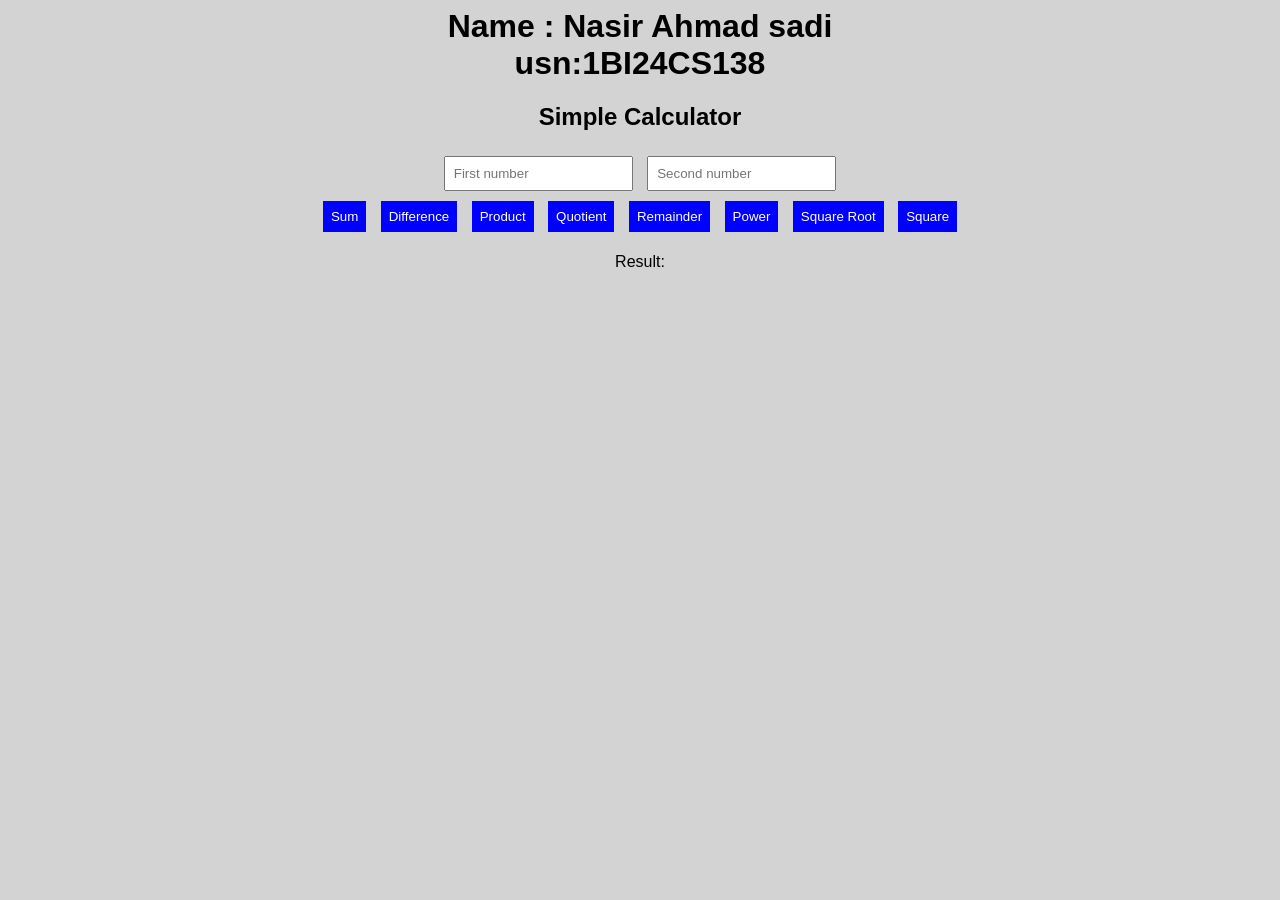
<file: cal.html>
<html>
    <head>
        <style>
            body{
                text-align: center;
                font-family: Arial;
                background: lightgray;
            }
            input,button{
                padding: 8px;
                margin: 5px;
            }
            button{
                background: blue;
                color: white;
                border: none;

            }
        </style>
    </head>
    <body>
        <h1>Name : Nasir Ahmad sadi <br>
        usn:1BI24CS138</h1>
        <h2>Simple Calculator</h2>
        <input id="a" type="number" placeholder="First number">
        <input id="b" type="number" placeholder="Second number">
        <br>
        <button onclick="cal('+')">Sum</button>
        <button onclick="cal('-')">Difference</button>
        <button onclick="cal('*')">Product</button>
        <button onclick="cal('/')">Quotient</button>
        <button onclick="cal('%')">Remainder</button>
        <button onclick="cal('**')">Power</button>
        <button onclick="cal('sqrt')">Square Root</button>
        <button onclick="cal('square')">Square</button>
        <p id="result">Result:</p>
        <script>
            function cal(op){
                var a =+ document.getElementById("a").value;
                var b =+ document.getElementById("b").value;
                var r;
                switch(op){
                    case '+': r=a+b;break;
                    case '-': r=a-b;break;
                    case '*': r=a*b;break;
                    case '%': r=b==0?"Cannot divide by zero":a%b;break;
                    case '**': r=a**b;break;
                    case '/': r=b==0?"Cannot divide by zero":a/b;break;
                    case 'sqrt': r=a<0?"Invalid input":Math.sqrt(a);break;
                    case 'square': r=a*a;break;
                }
                document.getElementById("result").innerHTML="Result:"+r;
            }
        </script>
    </body>
</html>
</file>
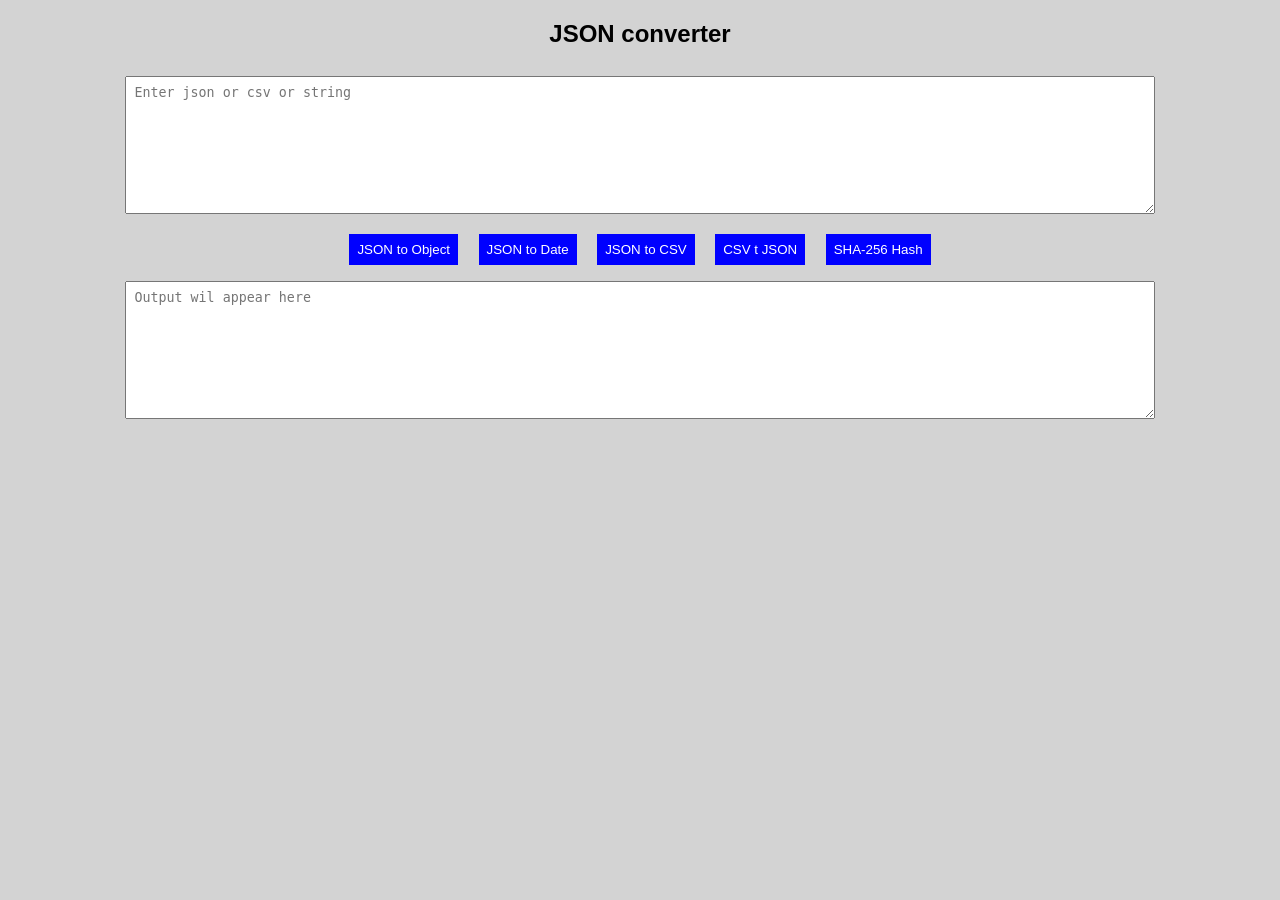
<file: converter.html>
<!DOCTYPE html>
<html lang="en">
<head>
    <meta charset="UTF-8">
    <meta name="viewport" content="width=device-width, initial-scale=1.0">
    <title>Json converter</title>
    <style>
        body{
            text-align: center;
            font-family: Arial;
            background: lightgray;

        }
        textarea,button{
            padding: 8px;
            margin: 8px;
        }
        button{
            background: blue;
            color: white;
            border: 0;
        }
        textarea{
            width: 80%;
            height: 120px;
        }
    </style>

</head>
<body>
    <h2>JSON converter</h2>
    <textarea  id="data" placeholder="Enter json or csv or string"></textarea><br>
    <button onclick="obj()">JSON to Object</button>
    <button onclick="date()">JSON to Date</button>
    <button onclick="csv()">JSON to CSV</button>
    <button onclick="json()">CSV t JSON</button>
    <button onclick="hash()">SHA-256 Hash</button>
    <br>
    <textarea  id="output" placeholder="Output wil appear here"></textarea>
    <script>
        function obj(){
            var result=JSON.parse(data.value);
            output.value=Object.entries(result)
            .map(([key,value])=>key+":"+value)
            .join("\n");
        }
        function date(){
            result=new Date(JSON.parse(data.value).date);
            output.value=result;
        }
        function csv(){
            var x= JSON.parse(data.value);
            var s= Object.keys(x[0]).join(",")+"\n";
            x.forEach(function(a){
                s+=Object.values(a).join(",")+"\n";
            });
            output.value=s;
        }
        function json(){
            var l=data.value.trim().split("\n");
            var k= l[0].split(",");
            var  x=[];
            for(var i=0;i<l.length;i++){
                var v=l[i].split(","),o={};
                for(var j=0;j<k.length;j++)
                    o[k[j]]=v[j];
                x[i-1]=o;
            }
            output.value=JSON.stringify(x);
        }
        async function hash() {
            var str=data.value;
            var bytes=new TextEncoder().encode(str);
            var result=await crypto.subtle.digest('SHA-256',bytes)
            var hash=Array.from(new Uint8Array(result))
               .map(b=>b.toString(16).padStart(2,'0'))
               .join('');
               output.value="Hash:"+hash;
               
            
        }
    </script>
</body>
</html>
</file>
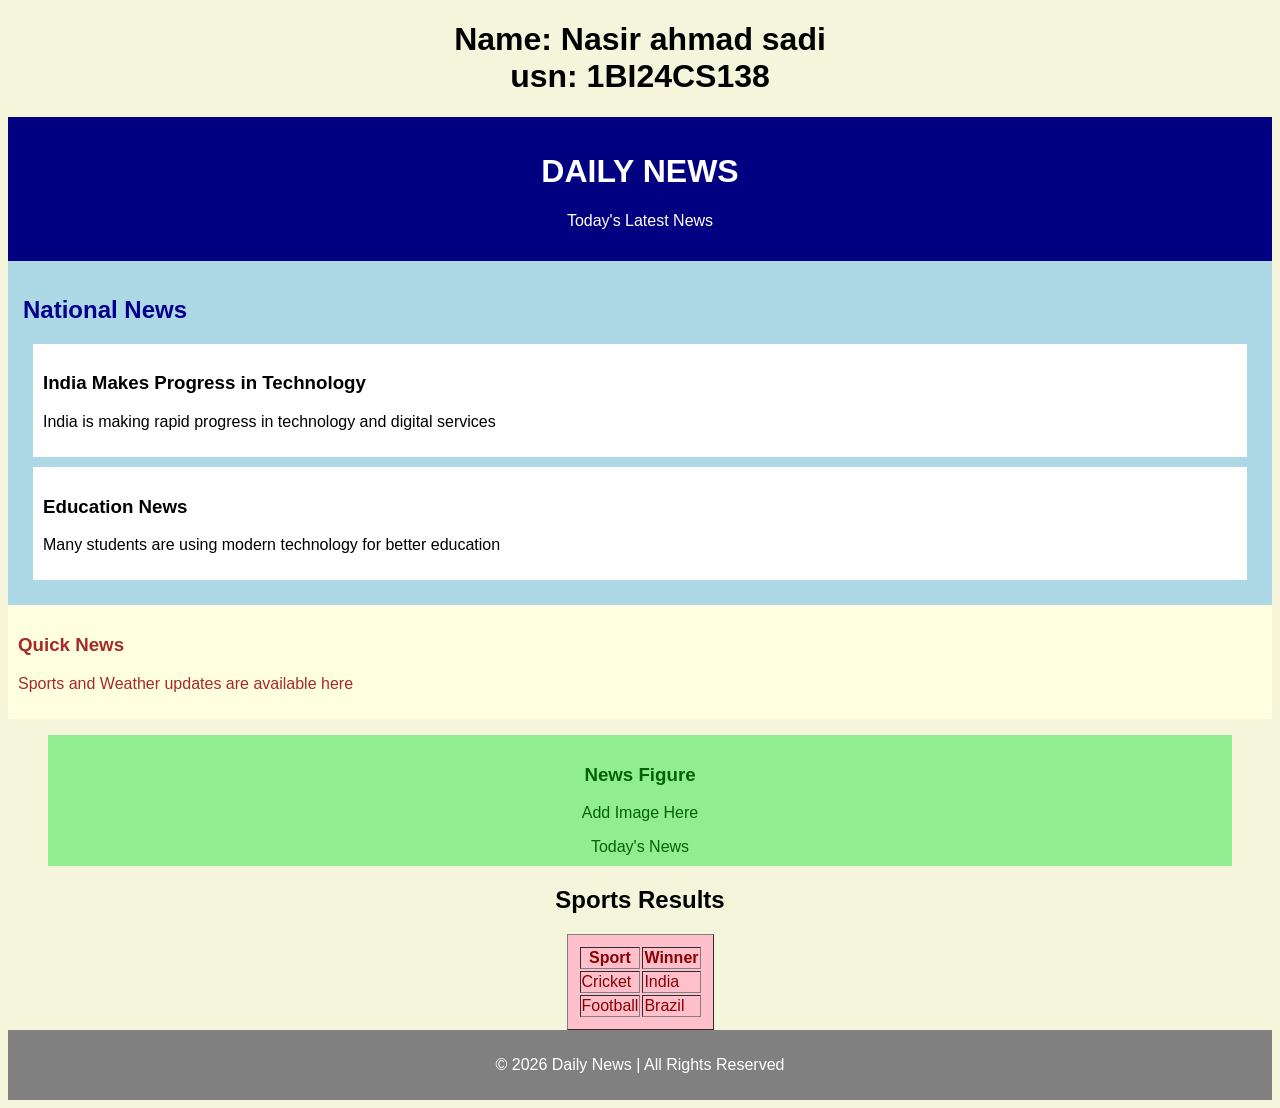
<file: newpaper.html>
<!DOCTYPE html>
<html>
    <head>
        <title>Newspaper</title>
        <style>
            body {
                background-color: #f5f5dc;
                font-family: Arial;
            }

            header {
                background-color: navy;
                color: white;
                text-align: center;
                padding: 15px;
            }

            section {
                background-color: lightblue;
                color: darkblue;
                padding: 15px;
            }

            article {
                background-color: white;
                color: black;
                padding: 10px;
                margin: 10px;
            }

            aside {
                background-color: lightyellow;
                color: brown;
                padding: 10px;
            }

            figure {
                background-color: lightgreen;
                color: darkgreen;
                padding: 10px;
                text-align: center;
            }

            table {
                background-color: pink;
                color: darkred;
                padding: 10px;
                margin: auto;
            }

            footer {
                background-color: gray;
                color: white;
                text-align: center;
                padding: 10px;
            }
        </style>
    </head>

    <body>
        <h1 align="center">Name: Nasir ahmad sadi <br>
        usn: 1BI24CS138</h1>
        <header>
            <h1>DAILY NEWS</h1>
            <p>Today's Latest News</p>
        </header>

        <section>
            <h2>National News</h2>

            <article>
                <h3>India Makes Progress in Technology</h3>
                <p>India is making rapid progress in technology and digital services</p>
            </article>

            <article>
                <h3>Education News</h3>
                <p>Many students are using modern technology for better education</p>
            </article>
        </section>

        <aside>
            <h3>Quick News</h3>
            <p>Sports and Weather updates are available here</p>
        </aside>

        <figure>
            <h3>News Figure</h3>
            <p>Add Image Here</p>
            <figoption>Today's News</figoption>
        </figure>
        
        <h2 align="center">Sports Results</h2>

        <table border="1">
            <tr>
                <th>Sport</th>
                <th>Winner</th>
            </tr>

            <tr>
                <td>Cricket</td>
                <td>India</td>
            </tr>

            <tr>
                <td>Football</td>
                <td>Brazil</td>
            </tr>
        </table>

        <footer>
            <p>© 2026 Daily News | All Rights Reserved</p>
        </footer>
    </body>
</html>
</file>
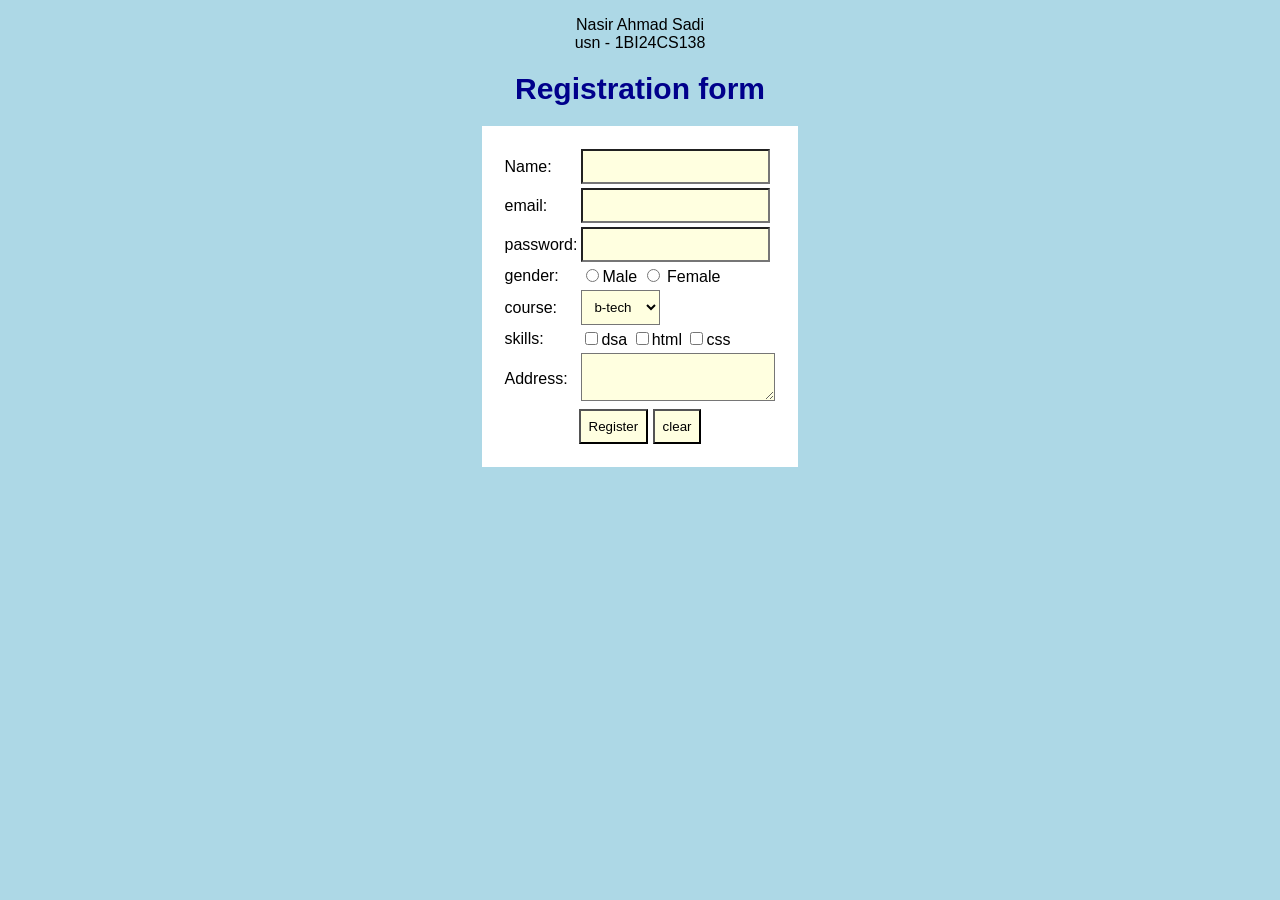
<file: registration.html>
<!DOCTYPE html>
<html lang="en">
<head>
    <meta charset="UTF-8">
    <meta name="viewport" content="width=device-width, initial-scale=1.0">
    <title>Registration</title>
    <style>
body{
    background:lightblue;
    font-family:Arial, Helvetica, sans-serif;
}
h1{
    color:darkblue;
    font-size: 30px;
    text-align: center;
}
table{
    margin:auto;
    background: white;
    padding: 20px;
}
input , select , textarea{
    background:lightyellow;
    padding: 8px;
}


    </style>
</head>
<body>
    <p style="text-align: center;">Nasir Ahmad  Sadi <br> usn - 1BI24CS138</p>

    <h1>Registration form</h1>
    <form><table>
        <tr>
            <td>Name:</td><td><input type="text"></td>
        </tr>
         <tr>
            <td>email:</td><td><input type="email" ></td>
        </tr>
         <tr>
            <td>password:</td><td><input type="password" ></td>
        </tr>
         <tr>
            <td>gender:</td><td>
                <input type="radio" name="g">Male
                <input type="radio" name="g" > Female</td>
        </tr>
        <tr>
            <td>course:</td><td>
            <select>
               <option>b-tech</option> 
                 <option>m-tech</option>
                  <option>bca</option>
                <option>mca</option> 
            </select></td>
        </tr>
        <tr>
            <td>skills:<td> <input type="checkbox" name="g">dsa
                                <input type="checkbox" name="g">html
                                   <input type="checkbox" name="g">css</td> </td>
        </tr>
        <tr>
            <td>Address:</td><td><textarea></textarea></td>
        </tr>
        <tr><td colspan="2" align="center">
            <input type="submit" value="Register">
            <input type="reset" value="clear">
        </td></tr>
        
    </table></form>
</body>
</html>
</file>
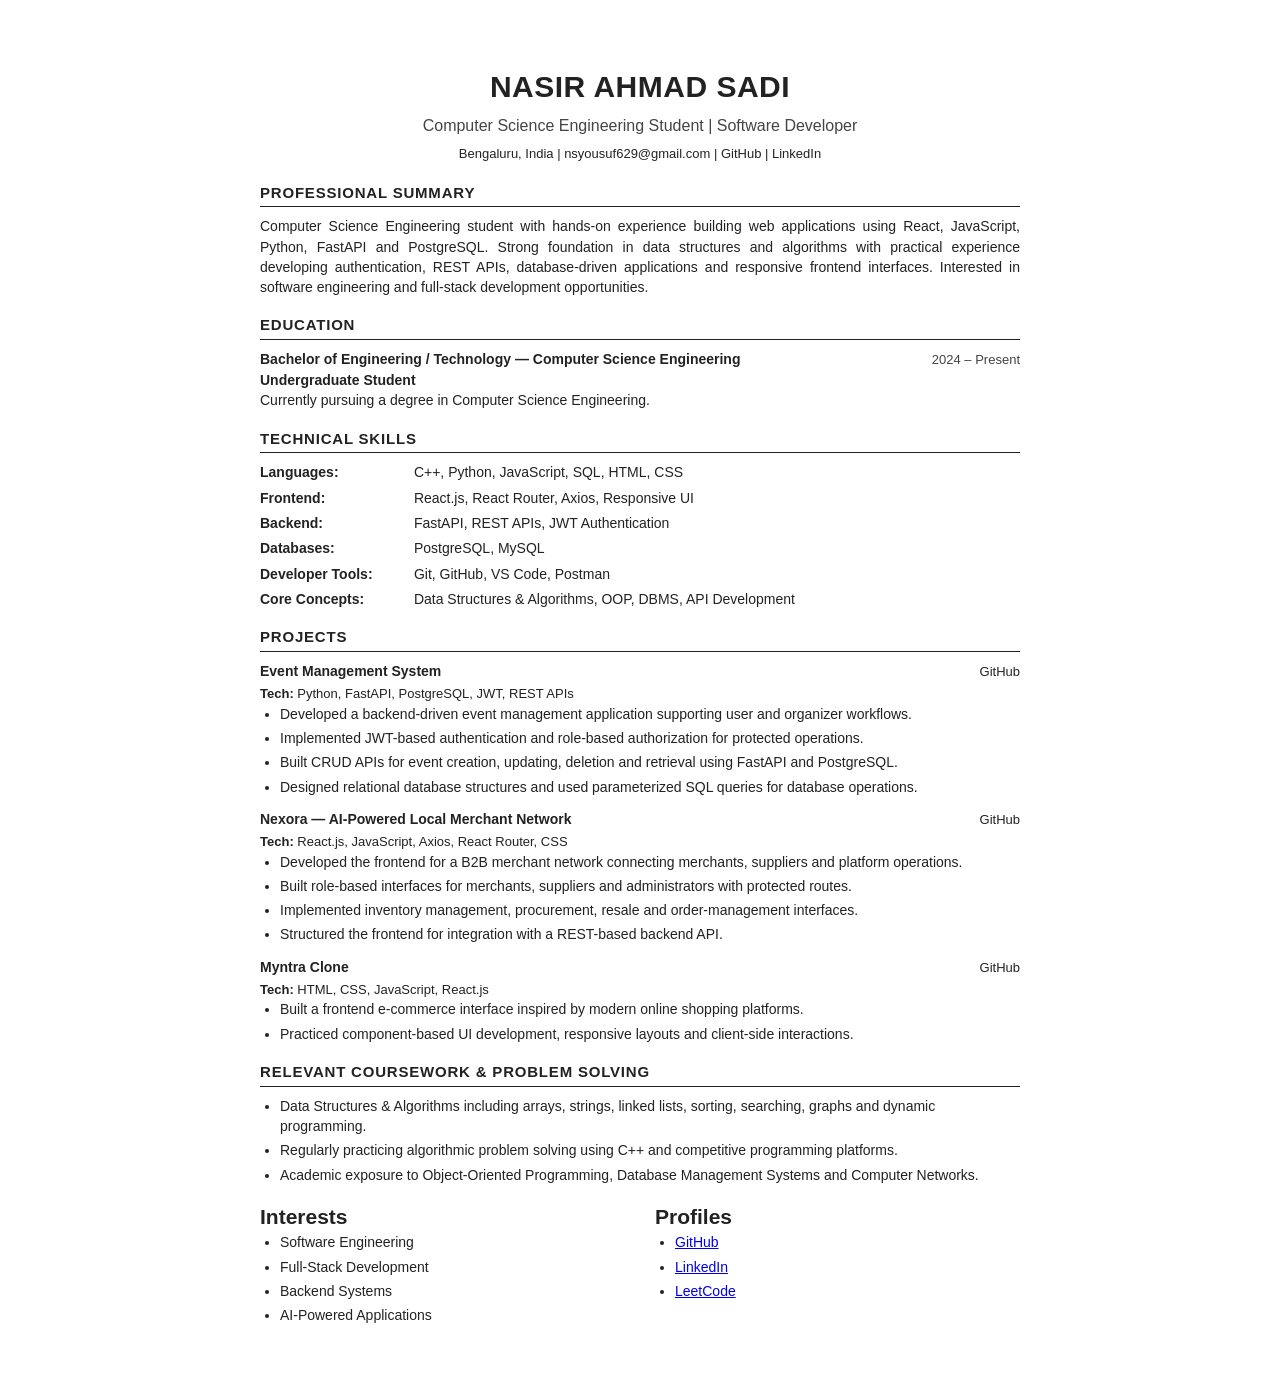
<file: resume.html>
<!DOCTYPE html>
<html lang="en">

<head>
    <meta charset="UTF-8">
    <meta name="viewport" content="width=device-width, initial-scale=1.0">

    <title>Nasir Yousuf | Software Developer</title>

    <meta name="description"
        content="Nasir Yousuf - Computer Science Engineering student and software developer.">

    <style>
        * {
            margin: 0;
            padding: 0;
            box-sizing: border-box;
        }

        body {
            font-family: Arial, Helvetica, sans-serif;
            color: #222;
            background: #fff;
            line-height: 1.45;
            font-size: 14px;
        }

        .resume {
            width: 850px;
            max-width: 95%;
            margin: 30px auto;
            padding: 35px 45px;
        }

        header {
            text-align: center;
            margin-bottom: 18px;
        }

        header h1 {
            font-size: 30px;
            margin-bottom: 5px;
            letter-spacing: 0.5px;
        }

        header h2 {
            font-size: 16px;
            font-weight: normal;
            margin-bottom: 8px;
            color: #444;
        }

        .contact {
            font-size: 13px;
        }

        .contact a {
            color: #222;
            text-decoration: none;
        }

        section {
            margin-top: 17px;
        }

        section > h2 {
            font-size: 15px;
            text-transform: uppercase;
            border-bottom: 1.5px solid #222;
            padding-bottom: 3px;
            margin-bottom: 9px;
            letter-spacing: 0.8px;
        }

        .summary {
            text-align: justify;
        }

        .education-header,
        .project-header {
            display: flex;
            justify-content: space-between;
            align-items: baseline;
        }

        .education-header h3,
        .project-header h3 {
            font-size: 14px;
        }

        .date {
            font-size: 13px;
            color: #444;
        }

        .institution {
            font-weight: bold;
        }

        ul {
            padding-left: 20px;
        }

        li {
            margin-bottom: 4px;
        }

        .skills p {
            margin-bottom: 5px;
        }

        .skills strong {
            display: inline-block;
            width: 150px;
        }

        .project {
            margin-bottom: 12px;
        }

        .project-header a {
            color: #222;
            text-decoration: none;
            font-size: 13px;
        }

        .project-tech {
            margin-top: 3px;
            font-size: 13px;
        }

        .project-tech strong {
            font-weight: bold;
        }

        .two-column {
            display: grid;
            grid-template-columns: 1fr 1fr;
            gap: 30px;
        }

        @media print {
            body {
                font-size: 12px;
            }

            .resume {
                width: 100%;
                max-width: none;
                margin: 0;
                padding: 20px 30px;
            }

            section {
                margin-top: 12px;
            }
        }

        @media (max-width: 700px) {
            .resume {
                padding: 20px;
            }

            .two-column {
                grid-template-columns: 1fr;
            }

            .education-header,
            .project-header {
                flex-direction: column;
            }
        }
    </style>
</head>

<body>

    <div class="resume">

        <!-- ================= HEADER ================= -->

        <header>

            <h1>NASIR AHMAD SADI</h1>

            <h2>Computer Science Engineering Student | Software Developer</h2>

            <div class="contact">
                Bengaluru, India |
                <a href="mailto:nsyousuf629@gmail.com">
                    nsyousuf629@gmail.com
                </a>
                |
                <a href="https://github.com/nasir6769" target="_blank">
                    GitHub
                </a>
                |
                <a href="https://linkedin.com/" target="_blank">
                    LinkedIn
                </a>
            </div>

        </header>


        <!-- ================= SUMMARY ================= -->

        <section>

            <h2>Professional Summary</h2>

            <p class="summary">
                Computer Science Engineering student with hands-on experience
                building web applications using React, JavaScript, Python,
                FastAPI and PostgreSQL. Strong foundation in data structures
                and algorithms with practical experience developing
                authentication, REST APIs, database-driven applications and
                responsive frontend interfaces. Interested in software
                engineering and full-stack development opportunities.
            </p>

        </section>


        <!-- ================= EDUCATION ================= -->

        <section>

            <h2>Education</h2>

            <div class="education-header">

                <h3>
                    Bachelor of Engineering / Technology —
                    Computer Science Engineering
                </h3>

                <span class="date">
                    2024 – Present
                </span>

            </div>

            <p class="institution">
                Undergraduate Student
            </p>

            <p>
                Currently pursuing a degree in Computer Science Engineering.
            </p>

        </section>


        <!-- ================= TECHNICAL SKILLS ================= -->

        <section class="skills">

            <h2>Technical Skills</h2>

            <p>
                <strong>Languages:</strong>
                C++, Python, JavaScript, SQL, HTML, CSS
            </p>

            <p>
                <strong>Frontend:</strong>
                React.js, React Router, Axios, Responsive UI
            </p>

            <p>
                <strong>Backend:</strong>
                FastAPI, REST APIs, JWT Authentication
            </p>

            <p>
                <strong>Databases:</strong>
                PostgreSQL, MySQL
            </p>

            <p>
                <strong>Developer Tools:</strong>
                Git, GitHub, VS Code, Postman
            </p>

            <p>
                <strong>Core Concepts:</strong>
                Data Structures & Algorithms, OOP, DBMS, API Development
            </p>

        </section>


        <!-- ================= PROJECTS ================= -->

        <section>

            <h2>Projects</h2>


            <!-- EVENT MANAGEMENT -->

            <div class="project">

                <div class="project-header">

                    <h3>Event Management System</h3>

                    <a href="https://github.com/nasir6769" target="_blank">
                        GitHub
                    </a>

                </div>

                <p class="project-tech">
                    <strong>Tech:</strong>
                    Python, FastAPI, PostgreSQL, JWT, REST APIs
                </p>

                <ul>

                    <li>
                        Developed a backend-driven event management
                        application supporting user and organizer workflows.
                    </li>

                    <li>
                        Implemented JWT-based authentication and
                        role-based authorization for protected operations.
                    </li>

                    <li>
                        Built CRUD APIs for event creation, updating,
                        deletion and retrieval using FastAPI and PostgreSQL.
                    </li>

                    <li>
                        Designed relational database structures and used
                        parameterized SQL queries for database operations.
                    </li>

                </ul>

            </div>


            <!-- NEXORA -->

            <div class="project">

                <div class="project-header">

                    <h3>Nexora — AI-Powered Local Merchant Network</h3>

                    <a href="https://github.com/nasir6769/Nexora" target="_blank">
                        GitHub
                    </a>

                </div>

                <p class="project-tech">
                    <strong>Tech:</strong>
                    React.js, JavaScript, Axios, React Router, CSS
                </p>

                <ul>

                    <li>
                        Developed the frontend for a B2B merchant network
                        connecting merchants, suppliers and platform
                        operations.
                    </li>

                    <li>
                        Built role-based interfaces for merchants,
                        suppliers and administrators with protected routes.
                    </li>

                    <li>
                        Implemented inventory management, procurement,
                        resale and order-management interfaces.
                    </li>

                    <li>
                        Structured the frontend for integration with a
                        REST-based backend API.
                    </li>

                </ul>

            </div>


            <!-- MYNTRA -->

            <div class="project">

                <div class="project-header">

                    <h3>Myntra Clone</h3>

                    <a href="https://github.com/nasir6769" target="_blank">
                        GitHub
                    </a>

                </div>

                <p class="project-tech">
                    <strong>Tech:</strong>
                    HTML, CSS, JavaScript, React.js
                </p>

                <ul>

                    <li>
                        Built a frontend e-commerce interface inspired by
                        modern online shopping platforms.
                    </li>

                    <li>
                        Practiced component-based UI development,
                        responsive layouts and client-side interactions.
                    </li>

                </ul>

            </div>

        </section>


        <!-- ================= DSA / COURSEWORK ================= -->

        <section>

            <h2>Relevant Coursework & Problem Solving</h2>

            <ul>

                <li>
                    Data Structures & Algorithms including arrays, strings,
                    linked lists, sorting, searching, graphs and dynamic
                    programming.
                </li>

                <li>
                    Regularly practicing algorithmic problem solving using
                    C++ and competitive programming platforms.
                </li>

                <li>
                    Academic exposure to Object-Oriented Programming,
                    Database Management Systems and Computer Networks.
                </li>

            </ul>

        </section>


        <!-- ================= ADDITIONAL ================= -->

        <section class="two-column">

            <div>

                <h2>Interests</h2>

                <ul>
                    <li>Software Engineering</li>
                    <li>Full-Stack Development</li>
                    <li>Backend Systems</li>
                    <li>AI-Powered Applications</li>
                </ul>

            </div>


            <div>

                <h2>Profiles</h2>

                <ul>

                    <li>
                        <a href="https://github.com/nasir6769" target="_blank">
                            GitHub
                        </a>
                    </li>

                    <li>
                        <a href="#" target="_blank">
                            LinkedIn
                        </a>
                    </li>

                    <li>
                        <a href="#" target="_blank">
                            LeetCode
                        </a>
                    </li>

                </ul>

            </div>

        </section>


    </div>

</body>

</html>
</file>
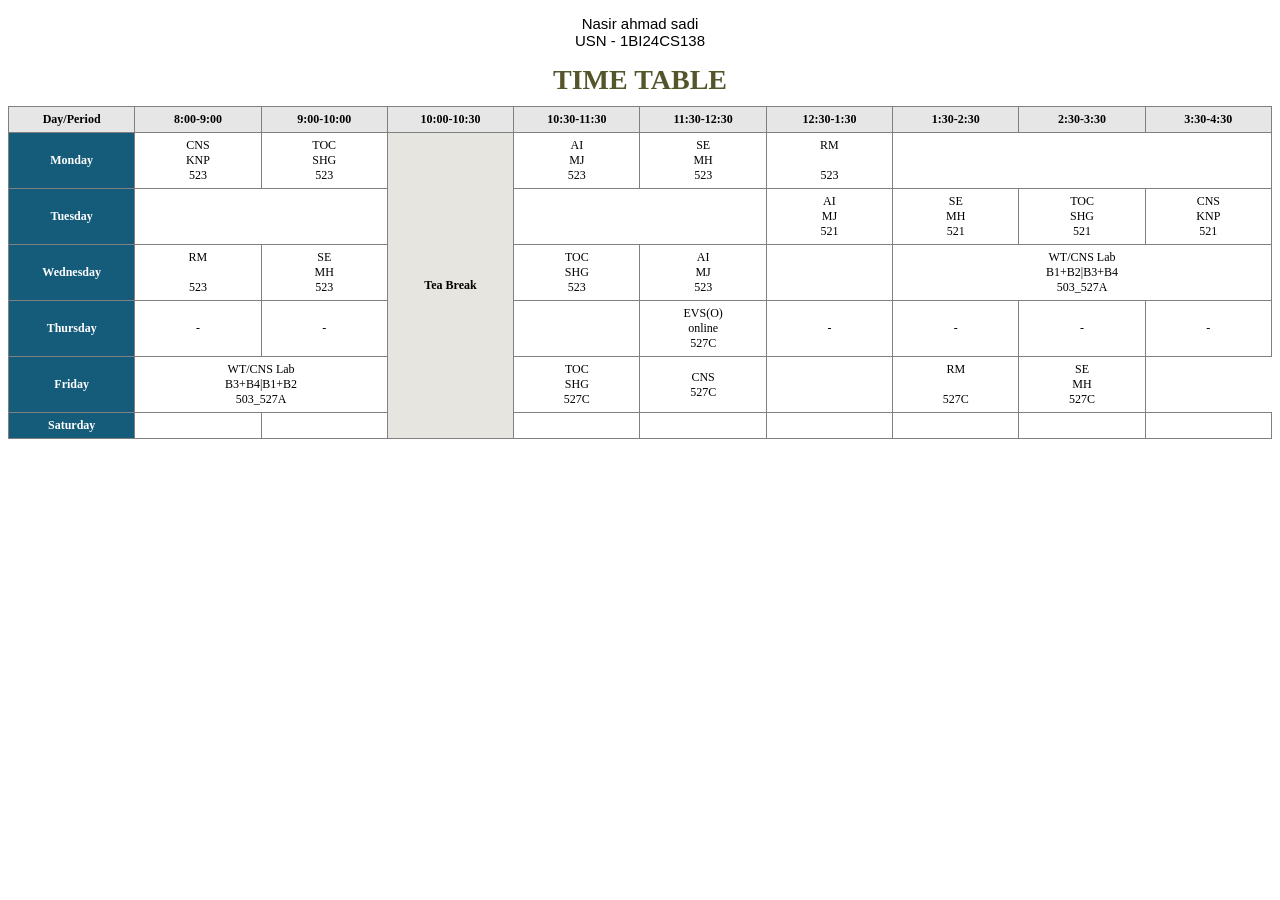
<file: time_table.html>
<!DOCTYPE html>
<html>
<head>
    <title>Time Table</title>

    <style>
        body {
            font-family: "Times New Roman", serif;
            text-align: center;
        }

        h2 {
            margin-bottom: 5px;
        }

        h3 {
            font-size: 28px;
            margin: 10px;
            color: #55552b;
        }

        table {
            width: 100%;
            border-collapse: collapse;
            table-layout: fixed;
        }

        th, td {
            border: 1px solid gray;
            padding: 5px 2px;
            font-size: 12px;
            text-align: center;
        }

        th {
            background-color: #e6e6e6;
        }

        .day {
            background-color: #155b7a;
            color: white;
            font-weight: bold;
            width: 11%;
        }

        .break {
            background-color: #e6e5df;
            font-weight: bold;
        }

        .empty {
            background-color: white;
        }

        .name {
            font-family: Arial, sans-serif;
            font-size: 15px;
        }
    </style>
</head>

<body>

    <p class="name">
        Nasir ahmad sadi<br>
        USN - 1BI24CS138
    </p>

    <h3>TIME TABLE</h3>

    <table>
        <tr>
            <th>Day/Period</th>
            <th>8:00-9:00</th>
            <th>9:00-10:00</th>
            <th>10:00-10:30</th>
            <th>10:30-11:30</th>
            <th>11:30-12:30</th>
            <th>12:30-1:30</th>
            <th>1:30-2:30</th>
            <th>2:30-3:30</th>
            <th>3:30-4:30</th>
        </tr>

        <!-- Monday -->
        <tr>
            <td class="day">Monday</td>

            <td>CNS<br>KNP<br>523</td>
            <td>TOC<br>SHG<br>523</td>

            <td class="break" rowspan="6">Tea Break</td>

            <td>AI<br>MJ<br>523</td>
            <td>SE<br>MH<br>523</td>
            <td>RM<br><br>523</td>

            <td colspan="3"></td>
        </tr>

        <!-- Tuesday -->
        <tr>
            <td class="day">Tuesday</td>

            <td colspan="2"></td>

            <td colspan="2"></td>

            <td>AI<br>MJ<br>521</td>
            <td>SE<br>MH<br>521</td>
            <td>TOC<br>SHG<br>521</td>
            <td>CNS<br>KNP<br>521</td>
        </tr>

        <!-- Wednesday -->
        <tr>
            <td class="day">Wednesday</td>

            <td>RM<br><br>523</td>
            <td>SE<br>MH<br>523</td>

            <td>TOC<br>SHG<br>523</td>
            <td>AI<br>MJ<br>523</td>
            <td></td>

            <td colspan="3">
                WT/CNS Lab<br>
                B1+B2|B3+B4<br>
                503_527A
            </td>
        </tr>

        <!-- Thursday -->
        <tr>
            <td class="day">Thursday</td>

            <td>-</td>
            <td>-</td>

            <td></td>
            <td>
                EVS(O)<br>
                online<br>
                527C
            </td>
            <td>-</td>
            <td>-</td>
            <td>-</td>
            <td>-</td>
        </tr>

        <!-- Friday -->
        <tr>
            <td class="day">Friday</td>

            <td colspan="2">
                WT/CNS Lab<br>
                B3+B4|B1+B2<br>
                503_527A
            </td>

            <td>
                TOC<br>
                SHG<br>
                527C
            </td>

            <td>
                CNS<br>
                527C
            </td>

            <td></td>

            <td>
                RM<br><br>527C
            </td>

            <td>
                SE<br>
                MH<br>
                527C
            </td>
        </tr>

        <!-- Saturday -->
        <tr>
            <td class="day">Saturday</td>

            <td></td>
            <td></td>

            <td></td>
            <td></td>
            <td></td>
            <td></td>
            <td></td>
            <td></td>
        </tr>

    </table>

</body>
</html>
</file>
